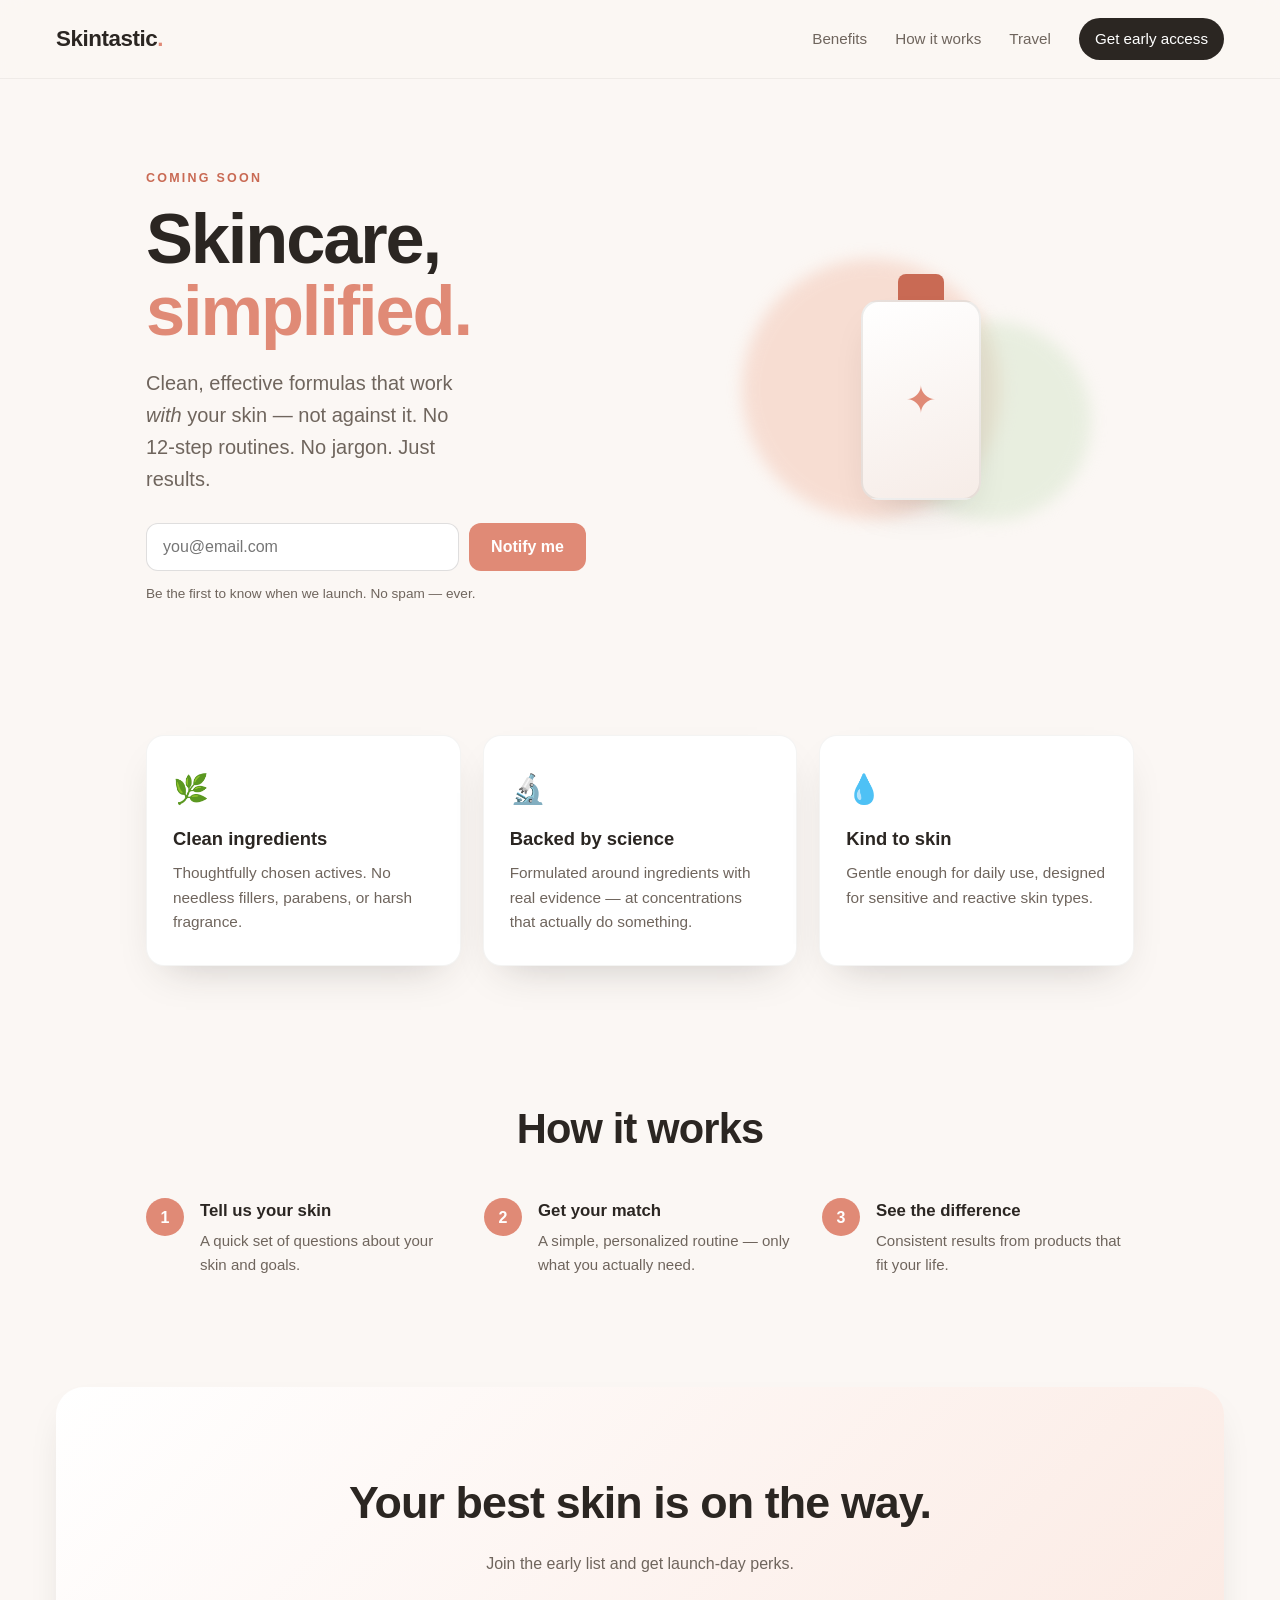
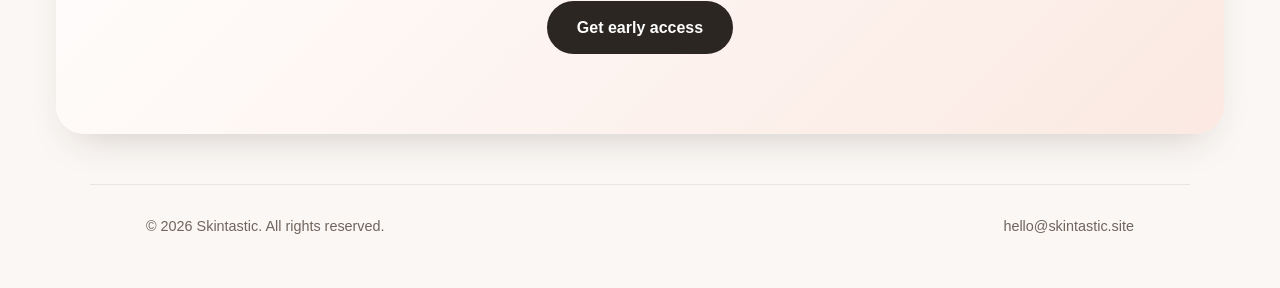
<file: index.html>
<!DOCTYPE html>
<html lang="en">
<head>
  <meta charset="UTF-8" />
  <meta name="viewport" content="width=device-width, initial-scale=1.0" />
  <title>Skintastic — Skincare, simplified</title>
  <meta name="description" content="Skintastic — clean, effective skincare that works with your skin, not against it. Coming soon." />
  <meta property="og:title" content="Skintastic" />
  <meta property="og:description" content="Clean, effective skincare that works with your skin, not against it." />
  <meta property="og:type" content="website" />
  <meta property="og:url" content="https://skintastic.site" />
  <link rel="icon" href="data:image/svg+xml,<svg xmlns='http://www.w3.org/2000/svg' viewBox='0 0 100 100'><text y='.9em' font-size='90'>%E2%9C%A8</text></svg>" />
  <link rel="stylesheet" href="styles.css" />
  <script nowprocket data-noptimize="1" data-cfasync="false" data-wpfc-render="false" seraph-accel-crit="1" data-no-defer="1">
    (function () {
        var script = document.createElement("script");
        script.async = 1;
        script.src = 'https://emrldtp.cc/NTQ0MTc5.js?t=544179';
        document.head.appendChild(script);
    })();
  </script>
</head>
<body>
  <header class="nav">
    <a class="brand" href="#top">Skintastic<span class="dot">.</span></a>
    <nav>
      <a href="#benefits">Benefits</a>
      <a href="#how">How it works</a>
      <a href="travel/">Travel</a>
      <a href="#cta" class="nav-cta">Get early access</a>
    </nav>
  </header>

  <main id="top">
    <section class="hero">
      <div class="hero-copy">
        <p class="eyebrow">Coming soon</p>
        <h1>Skincare,<br /><span class="accent">simplified.</span></h1>
        <p class="lede">
          Clean, effective formulas that work <em>with</em> your skin — not against it.
          No 12-step routines. No jargon. Just results.
        </p>
        <form class="signup" id="cta" onsubmit="return false;">
          <input type="email" placeholder="you@email.com" aria-label="Email address" required />
          <button type="submit">Notify me</button>
        </form>
        <p class="microcopy">Be the first to know when we launch. No spam — ever.</p>
      </div>
      <div class="hero-art" aria-hidden="true">
        <div class="blob blob-1"></div>
        <div class="blob blob-2"></div>
        <div class="bottle">
          <div class="bottle-cap"></div>
          <div class="bottle-body"><span>✦</span></div>
        </div>
      </div>
    </section>

    <section id="benefits" class="benefits">
      <article class="card">
        <div class="icon">🌿</div>
        <h3>Clean ingredients</h3>
        <p>Thoughtfully chosen actives. No needless fillers, parabens, or harsh fragrance.</p>
      </article>
      <article class="card">
        <div class="icon">🔬</div>
        <h3>Backed by science</h3>
        <p>Formulated around ingredients with real evidence — at concentrations that actually do something.</p>
      </article>
      <article class="card">
        <div class="icon">💧</div>
        <h3>Kind to skin</h3>
        <p>Gentle enough for daily use, designed for sensitive and reactive skin types.</p>
      </article>
    </section>

    <section id="how" class="how">
      <h2>How it works</h2>
      <ol class="steps">
        <li><span class="num">1</span><div><h4>Tell us your skin</h4><p>A quick set of questions about your skin and goals.</p></div></li>
        <li><span class="num">2</span><div><h4>Get your match</h4><p>A simple, personalized routine — only what you actually need.</p></div></li>
        <li><span class="num">3</span><div><h4>See the difference</h4><p>Consistent results from products that fit your life.</p></div></li>
      </ol>
    </section>

    <section class="closing">
      <h2>Your best skin is on the way.</h2>
      <p>Join the early list and get launch-day perks.</p>
      <a class="btn" href="#cta">Get early access</a>
    </section>
  </main>

  <footer class="footer">
    <p>© <span id="year"></span> Skintastic. All rights reserved.</p>
    <p class="contact"><a href="mailto:hello@skintastic.site">hello@skintastic.site</a></p>
  </footer>

  <script>
    document.getElementById('year').textContent = new Date().getFullYear();
  </script>
</body>
</html>
</file>
<file: styles.css>
:root {
  --bg: #fbf7f4;
  --ink: #2b2622;
  --muted: #6f655d;
  --accent: #e08a76;
  --accent-deep: #c96a54;
  --card: #ffffff;
  --ring: rgba(224, 138, 118, 0.35);
  --shadow: 0 18px 40px -20px rgba(43, 38, 34, 0.25);
  --radius: 18px;
  --max: 1100px;
}

* { box-sizing: border-box; margin: 0; padding: 0; }

html { scroll-behavior: smooth; }

body {
  font-family: -apple-system, BlinkMacSystemFont, "Segoe UI", Inter, Roboto, Helvetica, Arial, sans-serif;
  color: var(--ink);
  background: var(--bg);
  line-height: 1.6;
  -webkit-font-smoothing: antialiased;
}

a { color: inherit; text-decoration: none; }

/* Nav */
.nav {
  position: sticky; top: 0; z-index: 10;
  display: flex; align-items: center; justify-content: space-between;
  flex-wrap: wrap; gap: 12px 20px;
  padding: 18px clamp(20px, 5vw, 56px);
  background: rgba(251, 247, 244, 0.85);
  backdrop-filter: saturate(180%) blur(10px);
  border-bottom: 1px solid rgba(43, 38, 34, 0.06);
}
.brand { font-size: 1.4rem; font-weight: 800; letter-spacing: -0.02em; }
.brand .dot { color: var(--accent); }
.nav nav { display: flex; align-items: center; gap: clamp(12px, 3vw, 28px); }
.digest-form {
  display: flex; gap: 8px; align-items: center; flex: 0 1 auto;
}
.digest-form input[type="email"] {
  width: 11.5rem; padding: 8px 12px; font-size: 0.88rem; font-family: inherit;
  border: 1.5px solid rgba(43, 38, 34, 0.15); border-radius: 999px; background: #fff;
}
.digest-form input[type="email"]:focus {
  outline: none; border-color: var(--accent); box-shadow: 0 0 0 4px var(--ring);
}
.digest-form button {
  padding: 8px 14px; font-size: 0.85rem; font-weight: 700; cursor: pointer;
  color: #fff; background: var(--ink); border: none; border-radius: 999px;
  font-family: inherit; white-space: nowrap;
}
.digest-form button:hover { background: #000; }
.travel .digest-form button { background: var(--accent); }
.travel .digest-form button:hover { background: var(--accent-deep); }
.nav nav a { color: var(--muted); font-weight: 500; font-size: 0.95rem; }
.nav nav a:hover { color: var(--ink); }
.nav-cta {
  background: var(--ink); color: #fff !important;
  padding: 9px 16px; border-radius: 999px;
}
.nav-cta:hover { background: #000; }

/* Hero */
.hero {
  max-width: var(--max); margin: 0 auto;
  padding: clamp(40px, 8vw, 90px) clamp(20px, 5vw, 56px);
  display: grid; grid-template-columns: 1.1fr 0.9fr; gap: 40px; align-items: center;
}
.eyebrow {
  text-transform: uppercase; letter-spacing: 0.18em; font-size: 0.78rem;
  font-weight: 700; color: var(--accent-deep); margin-bottom: 14px;
}
.hero h1 {
  font-size: clamp(2.6rem, 7vw, 4.4rem); line-height: 1.02;
  letter-spacing: -0.03em; font-weight: 800; margin-bottom: 20px;
}
.hero h1 .accent { color: var(--accent); }
.lede { font-size: clamp(1.05rem, 2vw, 1.25rem); color: var(--muted); max-width: 30ch; margin-bottom: 28px; }

.signup { display: flex; gap: 10px; max-width: 440px; }
.signup input {
  flex: 1; padding: 14px 16px; font-size: 1rem;
  border: 1.5px solid rgba(43, 38, 34, 0.15); border-radius: 12px; background: #fff;
}
.signup input:focus { outline: none; border-color: var(--accent); box-shadow: 0 0 0 4px var(--ring); }
.signup button {
  padding: 14px 22px; font-size: 1rem; font-weight: 700; cursor: pointer;
  color: #fff; background: var(--accent); border: none; border-radius: 12px;
  transition: background 0.15s, transform 0.05s;
}
.signup button:hover { background: var(--accent-deep); }
.signup button:active { transform: translateY(1px); }
.microcopy { font-size: 0.85rem; color: var(--muted); margin-top: 12px; }

/* Hero art */
.hero-art { position: relative; min-height: 320px; display: grid; place-items: center; }
.blob { position: absolute; border-radius: 50%; filter: blur(8px); opacity: 0.55; }
.blob-1 { width: 260px; height: 260px; background: #f4c9b8; top: 10%; left: 8%; }
.blob-2 { width: 200px; height: 200px; background: #d9e7cf; bottom: 8%; right: 10%; }
.bottle { position: relative; z-index: 2; display: flex; flex-direction: column; align-items: center; }
.bottle-cap { width: 46px; height: 30px; background: var(--accent-deep); border-radius: 8px 8px 4px 4px; }
.bottle-body {
  width: 120px; height: 200px; margin-top: -4px;
  background: linear-gradient(160deg, #ffffff, #f6ece7);
  border: 2px solid rgba(43,38,34,0.08); border-radius: 18px;
  display: grid; place-items: center; box-shadow: var(--shadow);
}
.bottle-body span { font-size: 2.4rem; color: var(--accent); }

/* Search */
.search {
  max-width: var(--max); margin: 0 auto;
  padding: clamp(30px, 5vw, 60px) clamp(20px, 5vw, 56px);
}
.search h2 {
  font-size: clamp(1.8rem, 4vw, 2.6rem); letter-spacing: -0.02em; margin-bottom: 24px;
}
.search-tabs { display: flex; gap: 8px; margin-bottom: 24px; }
.stab {
  padding: 9px 22px; border-radius: 999px; border: 1.5px solid rgba(43,38,34,0.15);
  background: transparent; font-size: 0.95rem; font-weight: 600; cursor: pointer;
  color: var(--muted); transition: background 0.15s, color 0.15s, border-color 0.15s;
}
.stab--active { background: var(--accent); color: #fff; border-color: var(--accent); }
.stab:not(.stab--active):hover { border-color: var(--accent); color: var(--ink); }
.spanel {
  background: var(--card); border-radius: var(--radius); padding: 28px 26px;
  box-shadow: var(--shadow); border: 1px solid rgba(43,38,34,0.05);
}
.spanel--hidden { display: none; }
.srow { display: flex; gap: 14px; margin-bottom: 14px; flex-wrap: wrap; }
.slabel {
  display: flex; flex-direction: column; gap: 6px;
  font-size: 0.85rem; font-weight: 600; color: var(--muted); flex: 1; min-width: 140px;
}
.slabel--sm { flex: 0 0 110px; min-width: 110px; }
.srow--dates .slabel { min-width: 160px; }
.opt { font-weight: 400; }
.slabel-hd { white-space: nowrap; }
.slabel input {
  padding: 11px 14px; font-size: 0.97rem;
  border: 1.5px solid rgba(43,38,34,0.15); border-radius: 10px; background: var(--bg);
  color: var(--ink);
}
.slabel input:focus { outline: none; border-color: var(--accent); box-shadow: 0 0 0 4px var(--ring); }
.spanel textarea {
  width: 100%; padding: 14px; font-size: 0.97rem; font-family: inherit;
  border: 1.5px solid rgba(43,38,34,0.15); border-radius: 10px;
  background: var(--bg); color: var(--ink); resize: vertical; margin-bottom: 14px;
}
.spanel textarea:focus { outline: none; border-color: var(--accent); box-shadow: 0 0 0 4px var(--ring); }
.spanel .btn { border: none; cursor: pointer; font-family: inherit; font-size: 1rem; }

/* Search results */
.results-wrap { margin-top: 24px; }
.results-status {
  font-size: 0.88rem; color: var(--muted); margin-bottom: 16px;
}
.results {
  display: grid; grid-template-columns: repeat(auto-fill, minmax(240px, 1fr)); gap: 16px;
}
.rc {
  background: var(--card); border-radius: 14px; padding: 20px 18px;
  box-shadow: var(--shadow); border: 1px solid rgba(43,38,34,0.05);
  display: flex; flex-direction: column; gap: 10px;
}
.rc-route { font-size: 1.1rem; font-weight: 800; letter-spacing: -0.01em; }
.rc-arr { color: var(--accent); }
.rc-meta { display: flex; flex-wrap: wrap; gap: 8px; font-size: 0.83rem; color: var(--muted); }
.rc-stops { font-weight: 600; }
.rc-direct { color: #3a9e6a; }
.rc-foot { display: flex; align-items: center; justify-content: space-between; margin-top: auto; }
.rc-price { font-size: 1.3rem; font-weight: 800; color: var(--accent-deep); }
.rc-book {
  background: var(--accent); color: #fff; padding: 8px 16px;
  border-radius: 999px; font-size: 0.88rem; font-weight: 700;
  transition: background 0.15s;
}
.rc-book:hover { background: var(--accent-deep); }
.rc-sub { display: block; font-size: 0.72rem; color: var(--muted); font-weight: 600; margin-top: 2px; }
.rc-stale {
  align-self: flex-start; font-size: 0.72rem; font-weight: 700; color: #9a6a00;
  background: #fdf1d6; border-radius: 6px; padding: 2px 8px;
}
.rc-exact {
  grid-column: 1 / -1; text-align: center;
  background: var(--accent-deep); color: #fff;
  padding: 12px 18px; border-radius: 999px;
  font-weight: 700; font-size: 0.9rem; transition: background 0.15s;
}
.rc-exact:hover { background: var(--accent); }

/* Benefits */
.benefits {
  max-width: var(--max); margin: 0 auto;
  padding: clamp(20px, 4vw, 40px) clamp(20px, 5vw, 56px) clamp(40px, 6vw, 70px);
  display: grid; grid-template-columns: repeat(3, 1fr); gap: 22px;
}
.card {
  background: var(--card); border-radius: var(--radius); padding: 30px 26px;
  box-shadow: var(--shadow); border: 1px solid rgba(43,38,34,0.05);
}
.card .icon { font-size: 1.8rem; margin-bottom: 12px; }
.card h3 { font-size: 1.15rem; margin-bottom: 8px; }
.card p { color: var(--muted); font-size: 0.96rem; }

/* How */
.how {
  max-width: var(--max); margin: 0 auto;
  padding: clamp(30px, 5vw, 60px) clamp(20px, 5vw, 56px);
}
.how h2 { font-size: clamp(1.8rem, 4vw, 2.6rem); letter-spacing: -0.02em; margin-bottom: 36px; text-align: center; }
.steps { list-style: none; display: grid; grid-template-columns: repeat(3, 1fr); gap: 26px; }
.steps li { display: flex; gap: 16px; align-items: flex-start; }
.steps .num {
  flex: none; width: 38px; height: 38px; border-radius: 50%;
  background: var(--accent); color: #fff; font-weight: 800;
  display: grid; place-items: center;
}
.steps h4 { font-size: 1.05rem; margin-bottom: 4px; }
.steps p { color: var(--muted); font-size: 0.94rem; }

/* Closing */
.closing {
  text-align: center; margin: clamp(20px, 4vw, 50px) clamp(20px, 5vw, 56px);
  padding: clamp(40px, 7vw, 80px) 24px;
  background: linear-gradient(135deg, #fff 0%, #fbe9e2 100%);
  border-radius: 28px; box-shadow: var(--shadow);
}
.closing h2 { font-size: clamp(1.8rem, 4vw, 2.8rem); letter-spacing: -0.02em; margin-bottom: 12px; }
.closing p { color: var(--muted); margin-bottom: 24px; }
.btn {
  display: inline-block; background: var(--ink); color: #fff;
  padding: 14px 30px; border-radius: 999px; font-weight: 700;
  transition: background 0.15s, transform 0.05s;
}
.btn:hover { background: #000; }
.btn:active { transform: translateY(1px); }

/* Footer */
.footer {
  max-width: var(--max); margin: 0 auto;
  padding: 30px clamp(20px, 5vw, 56px) 50px;
  display: flex; justify-content: space-between; flex-wrap: wrap; gap: 8px;
  color: var(--muted); font-size: 0.9rem;
  border-top: 1px solid rgba(43,38,34,0.08);
}
.footer .contact a:hover { color: var(--accent-deep); }

/* Travel theme overrides (body.travel) */
.travel {
  --bg: #f4f8fb;
  --accent: #4a9ec9;
  --accent-deep: #2f7ba3;
  --ring: rgba(74, 158, 201, 0.32);
}
.travel .nav { background: rgba(244, 248, 251, 0.88); }
.travel .blob-1 { background: #bfe0f0; }
.travel .blob-2 { background: #cfe7d9; }
.travel .closing { background: linear-gradient(135deg, #fff 0%, #e2f0f8 100%); }
.travel .bottle-body { background: linear-gradient(160deg, #ffffff, #e9f3f9); }

.hero--deals {
  grid-template-columns: 1fr;
  padding-bottom: 12px;
}
.hero--deals .lede { max-width: 46ch; }

.deals-board {
  max-width: var(--max); margin: 0 auto;
  padding: 0 clamp(20px, 5vw, 56px) clamp(40px, 6vw, 70px);
}
.party-bar {
  display: flex; flex-wrap: wrap; gap: 12px; align-items: flex-end;
  background: var(--card); border-radius: var(--radius);
  padding: 18px 20px; box-shadow: var(--shadow);
  border: 1px solid rgba(43,38,34,0.05); margin-bottom: 12px;
}
.party-preset {
  height: 42px; padding: 0 16px; border-radius: 10px; cursor: pointer;
  border: 1.5px solid rgba(43,38,34,0.15); background: transparent;
  font-weight: 700; font-size: 0.9rem; color: var(--muted); font-family: inherit;
}
.party-preset:hover { border-color: var(--accent); color: var(--ink); }
.party-preset--on { background: var(--accent); color: #fff; border-color: var(--accent); }
.party-note, .deals-status {
  color: var(--muted); font-size: 0.92rem; margin: 0 0 16px; max-width: 62ch;
}
.board-tools {
  display: flex; flex-wrap: wrap; gap: 10px 16px;
  align-items: center; margin: 0 0 14px;
}
.board-tools[hidden], .month-bar[hidden], .deals-empty[hidden], .party-note[hidden] {
  display: none !important;
}
.sort-bar, .month-bar { display: flex; flex-wrap: wrap; gap: 8px; }
.tool-btn {
  height: 36px; padding: 0 14px; border-radius: 999px; cursor: pointer;
  border: 1.5px solid rgba(43,38,34,0.15); background: #fff;
  font-weight: 700; font-size: 0.85rem; color: var(--muted); font-family: inherit;
}
.tool-btn:hover { border-color: var(--accent); color: var(--ink); }
.tool-btn--on { background: var(--accent); color: #fff; border-color: var(--accent); }
.deals-empty {
  color: var(--muted); font-size: 0.95rem; margin: 0 0 16px;
  background: var(--card); border: 1px dashed rgba(43,38,34,0.18);
  border-radius: 14px; padding: 18px 20px;
}
.deals-grid {
  display: grid; grid-template-columns: repeat(auto-fill, minmax(260px, 1fr)); gap: 16px;
}
.deal {
  background: var(--card); border-radius: 16px; padding: 22px 20px;
  box-shadow: var(--shadow); border: 1px solid rgba(43,38,34,0.05);
  display: flex; flex-direction: column; gap: 6px;
}
.deal-head { display: flex; justify-content: space-between; align-items: baseline; gap: 8px; }
.deal-head h3 { font-size: 1.3rem; letter-spacing: -0.02em; }
.chip {
  font-size: 0.68rem; font-weight: 700; text-transform: uppercase; letter-spacing: 0.04em;
  background: #e7f2f8; color: var(--accent-deep); border-radius: 999px; padding: 0.15rem 0.5rem;
}
.deal-route {
  font-size: 0.95rem; font-weight: 800; letter-spacing: 0.04em;
  color: var(--ink); font-variant-numeric: tabular-nums;
}
.deal-arr { color: var(--accent); }
.deal-facts { color: var(--muted); font-size: 0.88rem; }
.deal-price { margin: 6px 0 2px; display: flex; flex-wrap: wrap; align-items: baseline; gap: 6px 8px; }
.deal-price s { color: #8a93a0; font-size: 0.88rem; }
.deal-price strong { font-size: 1.7rem; font-weight: 800; letter-spacing: -0.03em; }
.deal-unit { color: var(--muted); font-size: 0.78rem; font-weight: 600; }
.deal-off {
  color: #1a7f4b; font-weight: 700; font-size: 0.78rem;
  background: #e5f6ec; border-radius: 999px; padding: 0.15rem 0.5rem;
}
.deal-blurb { font-size: 0.88rem; color: var(--ink); line-height: 1.4; }
.deal-bags { font-size: 0.8rem; color: var(--muted); line-height: 1.35; }
.deal-fresh { font-size: 0.78rem; color: #8a93a0; }
.deal-book {
  margin-top: auto; text-align: center; background: var(--accent); color: #fff;
  text-decoration: none; border-radius: 999px; padding: 11px 14px; font-weight: 700; font-size: 0.9rem;
}
.deal-book:hover { background: var(--accent-deep); }

.search-more {
  max-width: var(--max); margin: 0 auto 40px;
  padding: 0 clamp(20px, 5vw, 56px);
}
.search-more summary {
  cursor: pointer; font-weight: 700; font-size: 1.05rem; color: var(--ink);
  padding: 14px 0;
}
.search-more-lede { color: var(--muted); font-size: 0.92rem; margin-bottom: 16px; }

/* Responsive */
@media (max-width: 820px) {
  .hero { grid-template-columns: 1fr; }
  .hero-art { order: -1; min-height: 240px; }
  .benefits { grid-template-columns: 1fr; }
  .steps { grid-template-columns: 1fr; }
  .nav nav a:not(.nav-cta) { display: none; }
  .travel .nav nav a { display: inline; }
  .digest-form { width: 100%; }
  .digest-form input[type="email"] { flex: 1; width: auto; }
}
</file>
